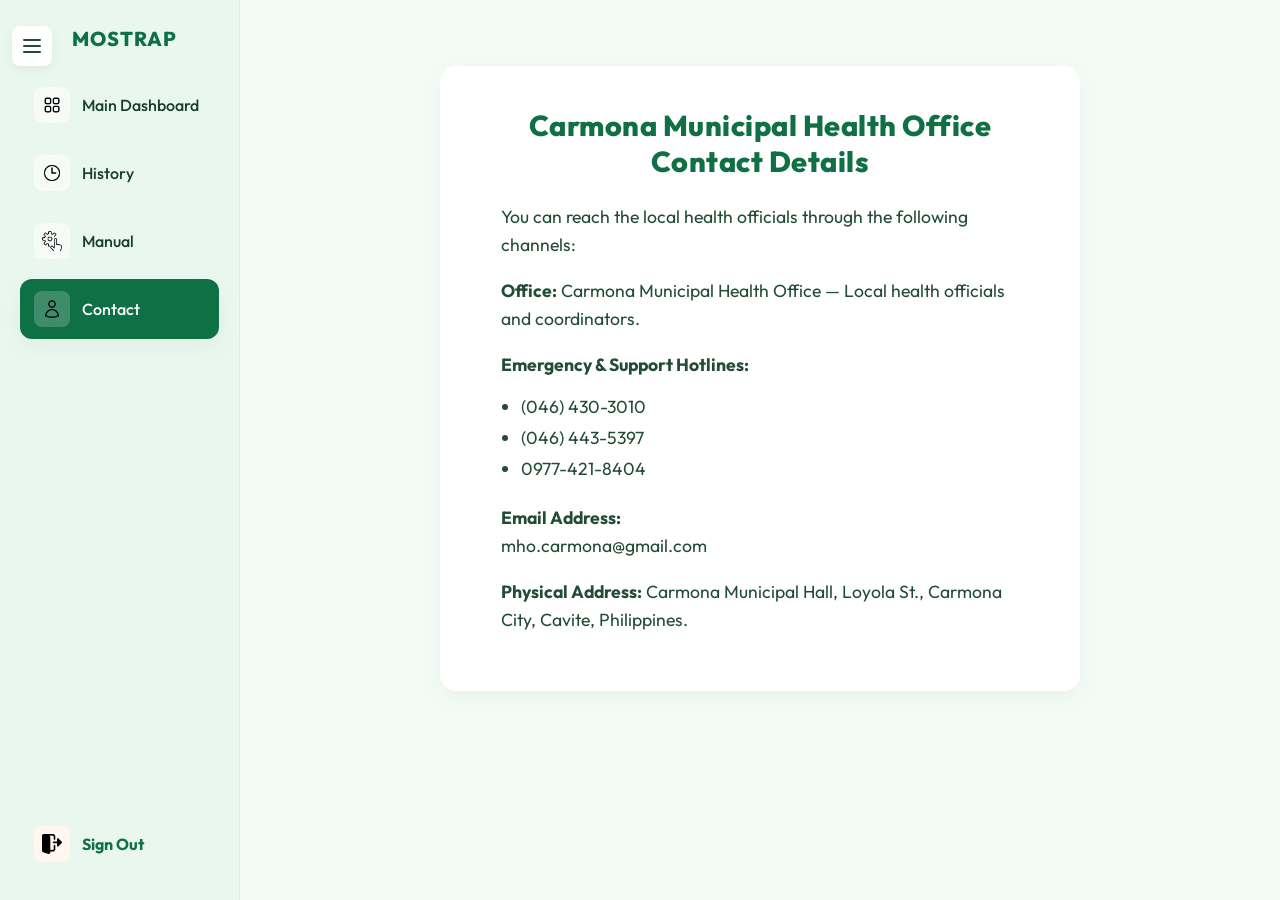
<file: contact.html>
<!DOCTYPE html>
<html lang="en">

<head>
    <meta charset="UTF-8">
    <meta name="viewport" content="width=device-width, initial-scale=1.0">
    <title>Contact - MOSTRAP</title>
    <link rel="stylesheet" href="dashboard.css">
    <link rel="stylesheet" href="contact.css">
</head>

<body>
    <div class="container">
        <!-- MOBILE SIDEBAR OVERLAY -->
        <div class="sidebar-overlay" id="sidebarOverlay"></div>

        <button class="hamburger" id="hamburger" aria-label="Toggle menu" aria-expanded="false">
            <span></span>
            <span></span>
            <span></span>
        </button>

        <div class="sidebar" id="sidebar">
            <div class="sidebar-header">
                <h3>MOSTRAP</h3>
            </div>
            <div class="nav-item" id="navDashboard"><img src="icon/dashboard.png" alt="home" class="nav-icon"> Main
                Dashboard</div>
            <div class="nav-item" id="navHistory"><img src="icon/history.png" alt="history" class="nav-icon"> History
            </div>
            <div class="nav-item" id="navManual"><img src="icon/settings.png" alt="manual" class="nav-icon"> Manual
            </div>
            <div class="nav-item active" id="navContact"><img src="icon/contact.png" alt="contact" class="nav-icon">
                Contact</div>

            <div class="signout" id="signoutBtn"><img src="icon/logout.png" alt="logout" class="nav-icon"> Sign Out
            </div>
        </div>
        <div class="main">
            <div class="contact-details">
                <h3 class="contact-heading">Carmona Municipal Health Office<br>Contact Details</h3>
                <p>You can reach the local health officials through the following channels:</p>
                <p><strong>Office:</strong> Carmona Municipal Health Office — Local health officials and coordinators.
                </p>
                <p><strong>Emergency & Support Hotlines:</strong></p>
                <ul>
                    <li>(046) 430-3010</li>
                    <li>(046) 443-5397</li>
                    <li>0977-421-8404</li>
                </ul>
                <p><strong>Email Address:</strong><br>mho.carmona@gmail.com</p>
                <p><strong>Physical Address:</strong> Carmona Municipal Hall, Loyola St., Carmona City, Cavite,
                    Philippines.
                </p>
            </div>
        </div>
    </div>
    </div>
    <script src="contact.js"></script>
</body>

</html>
</file>
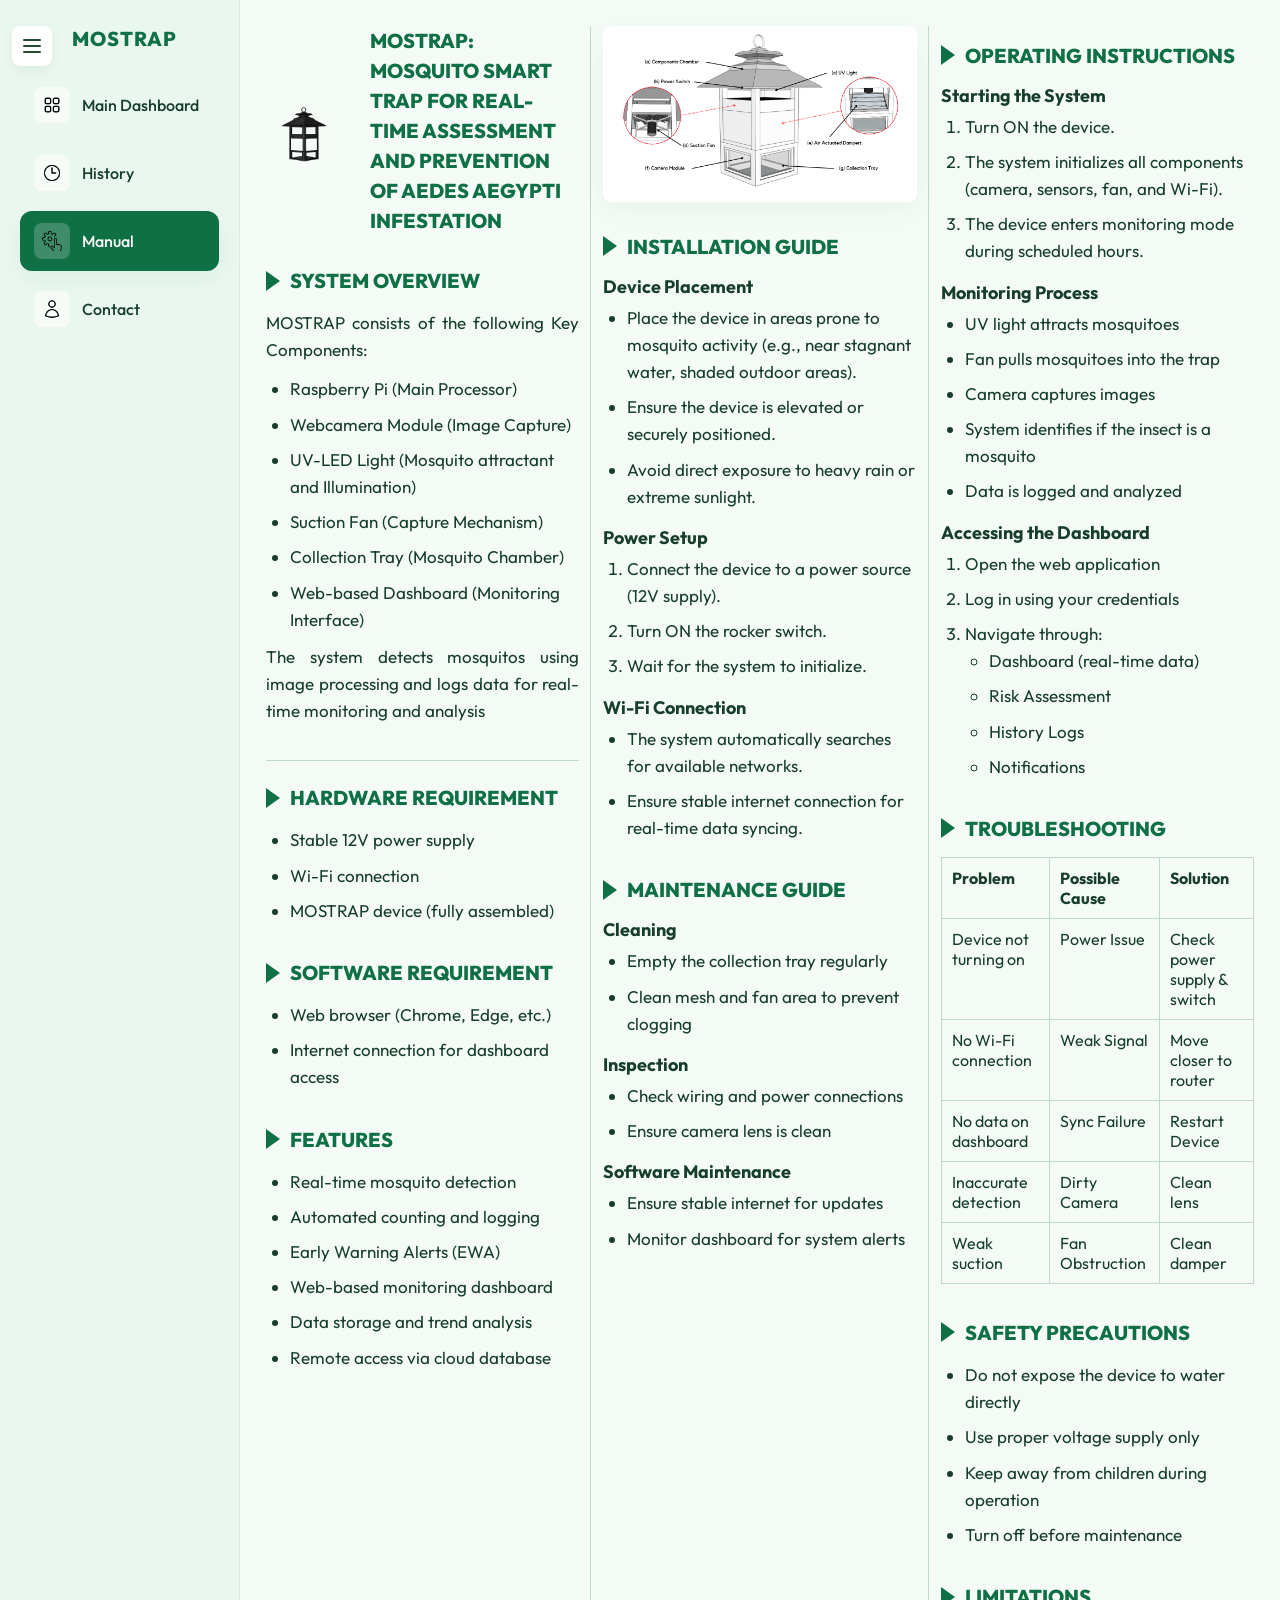
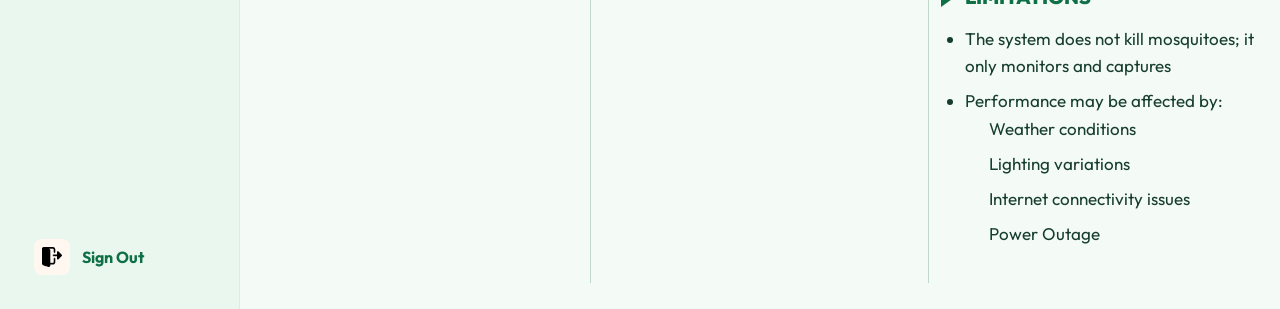
<file: manual.html>
<!DOCTYPE html>
<html lang="en">

<head>
  <meta charset="UTF-8" />
  <meta name="viewport" content="width=device-width, initial-scale=1.0" />
  <title>MOSTRAP Manual</title>
  <link rel="stylesheet" href="manual.css" />
</head>

<body>

  <div class="container">
    <!-- MOBILE SIDEBAR OVERLAY -->
    <div class="sidebar-overlay" id="sidebarOverlay"></div>

    <!-- SIDEBAR -->
    <button class="hamburger" id="hamburger" aria-label="Toggle menu" aria-expanded="false">
      <span></span>
      <span></span>
      <span></span>
    </button>

    <div class="sidebar" id="sidebar">
      <div class="sidebar-header">
        <h3>MOSTRAP</h3>
      </div>
      <div id="navDashboard" class="nav-item"><img src="icon/dashboard.png" alt="home" class="nav-icon"> Main
        Dashboard</div>
      <div id="navHistory" class="nav-item"><img src="icon/history.png" alt="history" class="nav-icon"> History</div>
      <div class="nav-item active"><img src="icon/settings.png" alt="manual" class="nav-icon"> Manual</div>
      <div id="navContact" class="nav-item"><img src="icon/contact.png" alt="contact" class="nav-icon"> Contact
      </div>

      <div class="signout" id="signoutBtn"><img src="icon/logout.png" alt="logout" class="nav-icon"> Sign Out</div>
    </div>

    <!-- MAIN CONTENT -->
    <div class="main">

      <!-- MANUAL INFOGRAPHIC -->
      <div class="manual-infographic">
        <div class="column col-left">
          <div class="manual-header">
            <img src="icon/ChatGPT_Image_Jan_30__2026__05_15_22_PM-removebg-preview.png" alt="Logo" class="logo-img">
            <h1>MOSTRAP: MOSQUITO SMART TRAP FOR REAL-TIME ASSESSMENT AND PREVENTION OF AEDES AEGYPTI INFESTATION</h1>
          </div>

          <div class="section">
            <h2 class="section-title"><span class="triangle"></span> SYSTEM OVERVIEW</h2>
            <p>MOSTRAP consists of the following Key Components:</p>
            <ul>
              <li>Raspberry Pi (Main Processor)</li>
              <li>Webcamera Module (Image Capture)</li>
              <li>UV-LED Light (Mosquito attractant and Illumination)</li>
              <li>Suction Fan (Capture Mechanism)</li>
              <li>Collection Tray (Mosquito Chamber)</li>
              <li>Web-based Dashboard (Monitoring Interface)</li>
            </ul>
            <p style="margin-top: 10px;">The system detects mosquitos using image processing and logs data for real-time
              monitoring and analysis</p>
          </div>

          <hr class="divider">

          <div class="section">
            <h2 class="section-title"><span class="triangle"></span> HARDWARE REQUIREMENT</h2>
            <ul>
              <li>Stable 12V power supply</li>
              <li>Wi-Fi connection</li>
              <li>MOSTRAP device (fully assembled)</li>
            </ul>
          </div>

          <div class="section">
            <h2 class="section-title"><span class="triangle"></span> SOFTWARE REQUIREMENT</h2>
            <ul>
              <li>Web browser (Chrome, Edge, etc.)</li>
              <li>Internet connection for dashboard access</li>
            </ul>
          </div>

          <div class="section">
            <h2 class="section-title"><span class="triangle"></span> FEATURES</h2>
            <ul>
              <li>Real-time mosquito detection</li>
              <li>Automated counting and logging</li>
              <li>Early Warning Alerts (EWA)</li>
              <li>Web-based monitoring dashboard</li>
              <li>Data storage and trend analysis</li>
              <li>Remote access via cloud database</li>
            </ul>
          </div>
        </div>

        <div class="column col-middle">
          <div class="diagram-placeholder">
            <div class="diagram-box" style="aspect-ratio: auto; border: none; background: transparent;">
              <img src="icon/Prototype.png" alt="Device Components Diagram"
                style="width: 100%; height: auto; border-radius: 8px;">
            </div>
          </div>

          <div class="section">
            <h2 class="section-title"><span class="triangle"></span> INSTALLATION GUIDE</h2>
            <h3>Device Placement</h3>
            <ul>
              <li>Place the device in areas prone to mosquito activity (e.g., near stagnant water, shaded outdoor
                areas).</li>
              <li>Ensure the device is elevated or securely positioned.</li>
              <li>Avoid direct exposure to heavy rain or extreme sunlight.</li>
            </ul>
            <h3>Power Setup</h3>
            <ol>
              <li>Connect the device to a power source (12V supply).</li>
              <li>Turn ON the rocker switch.</li>
              <li>Wait for the system to initialize.</li>
            </ol>
            <h3>Wi-Fi Connection</h3>
            <ul>
              <li>The system automatically searches for available networks.</li>
              <li>Ensure stable internet connection for real-time data syncing.</li>
            </ul>
          </div>

          <div class="section">
            <h2 class="section-title"><span class="triangle"></span> MAINTENANCE GUIDE</h2>
            <h3>Cleaning</h3>
            <ul>
              <li>Empty the collection tray regularly</li>
              <li>Clean mesh and fan area to prevent clogging</li>
            </ul>
            <h3>Inspection</h3>
            <ul>
              <li>Check wiring and power connections</li>
              <li>Ensure camera lens is clean</li>
            </ul>
            <h3>Software Maintenance</h3>
            <ul>
              <li>Ensure stable internet for updates</li>
              <li>Monitor dashboard for system alerts</li>
            </ul>
          </div>
        </div>

        <div class="column col-right">
          <div class="section">
            <h2 class="section-title"><span class="triangle"></span> OPERATING INSTRUCTIONS</h2>
            <h3>Starting the System</h3>
            <ol>
              <li>Turn ON the device.</li>
              <li>The system initializes all components (camera, sensors, fan, and Wi-Fi).</li>
              <li>The device enters monitoring mode during scheduled hours.</li>
            </ol>
            <h3>Monitoring Process</h3>
            <ul>
              <li>UV light attracts mosquitoes</li>
              <li>Fan pulls mosquitoes into the trap</li>
              <li>Camera captures images</li>
              <li>System identifies if the insect is a mosquito</li>
              <li>Data is logged and analyzed</li>
            </ul>
            <h3>Accessing the Dashboard</h3>
            <ol>
              <li>Open the web application</li>
              <li>Log in using your credentials</li>
              <li>Navigate through:
                <ul class="sub-list">
                  <li>Dashboard (real-time data)</li>
                  <li>Risk Assessment</li>
                  <li>History Logs</li>
                  <li>Notifications</li>
                </ul>
              </li>
            </ol>
          </div>

          <div class="section">
            <h2 class="section-title"><span class="triangle"></span> TROUBLESHOOTING</h2>
            <table class="trouble-table">
              <tr>
                <th>Problem</th>
                <th>Possible Cause</th>
                <th>Solution</th>
              </tr>
              <tr>
                <td>Device not turning on</td>
                <td>Power Issue</td>
                <td>Check power supply & switch</td>
              </tr>
              <tr>
                <td>No Wi-Fi connection</td>
                <td>Weak Signal</td>
                <td>Move closer to router</td>
              </tr>
              <tr>
                <td>No data on dashboard</td>
                <td>Sync Failure</td>
                <td>Restart Device</td>
              </tr>
              <tr>
                <td>Inaccurate detection</td>
                <td>Dirty Camera</td>
                <td>Clean lens</td>
              </tr>
              <tr>
                <td>Weak suction</td>
                <td>Fan Obstruction</td>
                <td>Clean damper</td>
              </tr>
            </table>
          </div>

          <div class="section">
            <h2 class="section-title"><span class="triangle"></span> SAFETY PRECAUTIONS</h2>
            <ul>
              <li>Do not expose the device to water directly</li>
              <li>Use proper voltage supply only</li>
              <li>Keep away from children during operation</li>
              <li>Turn off before maintenance</li>
            </ul>
          </div>

          <div class="section">
            <h2 class="section-title"><span class="triangle"></span> LIMITATIONS</h2>
            <ul>
              <li>The system does not kill mosquitoes; it only monitors and captures</li>
              <li>Performance may be affected by:
                <ul class="sub-list-none">
                  <li>Weather conditions</li>
                  <li>Lighting variations</li>
                  <li>Internet connectivity issues</li>
                  <li>Power Outage</li>
                </ul>
              </li>
            </ul>
          </div>
        </div>
      </div>

    </div>
  </div>

  <script src="manual.js"></script>
</body>

</html>
</file>
<file: dashboard.css>
@import url('https://fonts.googleapis.com/css2?family=Outfit:wght@300;400;500;600;700;800&display=swap');

:root {
  --bg-color: #f4fbf6;
  --sidebar-bg: #eaf7ef;
  --card-bg: #ffffff;
  --text-primary: #163d2e;
  --text-secondary: #234c37;
  --accent-color: #0f6f45;
  --accent-light: rgba(15, 111, 69, 0.08);
  --shadow-sm: 0 4px 12px rgba(18,52,38,0.06);
  --shadow-md: 0 8px 24px rgba(15, 111, 69, 0.06);
  --shadow-hover: 0 16px 32px rgba(15, 111, 69, 0.12);
  --transition: all 0.3s cubic-bezier(0.25, 0.8, 0.25, 1);
  --radius-sm: 8px;
  --radius-md: 12px;
  --radius-lg: 16px;
}

* {
  box-sizing: border-box;
  font-family: 'Outfit', system-ui, -apple-system, 'Segoe UI', Roboto, 'Helvetica Neue', Arial, sans-serif;
}

body {
  margin: 0;
  background: var(--bg-color);
  color: var(--text-primary);
}

/* LAYOUT */
.container {
  display: flex;
  min-height: 100vh;
  position: relative;
}

/* SIDEBAR */
.sidebar {
  width: 240px;
  background: var(--sidebar-bg);
  border-right: 1px solid rgba(22,61,46,0.06);
  padding: 26px 20px;
  position: relative;
  color: var(--text-primary);
  display: flex;
  flex-direction: column;
  z-index: 100;
}

.sidebar-header {
  display: flex;
  align-items: center;
  justify-content: space-between;
  margin-bottom: 24px;
}

.sidebar h3 {
  margin: 0;
  color: var(--accent-color);
  font-weight: 800;
  font-size: 20px;
  letter-spacing: 1px;
  padding-left: 52px; /* prevent overlap with hamburger button */
}

.hamburger {
  display: flex;
  flex-direction: column;
  background: #ffffff;
  border: none;
  cursor: pointer;
  padding: 6px;
  width: 40px;
  height: 40px;
  border-radius: 8px;
  box-shadow: 0 4px 12px rgba(18,52,38,0.06);
  align-items: center;
  justify-content: center;
  position: absolute;
  left: 12px;
  top: 26px;
  z-index: 1100;
  transition: left 0.18s ease;
}

.hamburger span {
  width: 18px;
  height: 2px;
  background: #234c37;
  margin: 2px 0;
  border-radius: 2px;
  transition: all 0.2s ease;
}

.hamburger.active span:nth-child(1) { transform: rotate(45deg) translate(3px, 3px); }
.hamburger.active span:nth-child(2) { opacity: 0; }
.hamburger.active span:nth-child(3) { transform: rotate(-45deg) translate(3px, -3px); }

/* Sidebar slide transition */
.sidebar {
  transition: transform 0.22s cubic-bezier(.4,0,.2,1), margin-left 0.22s cubic-bezier(.4,0,.2,1);
}

/* Mobile overlay backdrop */
.sidebar-overlay {
  display: none;
  position: fixed;
  inset: 0;
  background: rgba(0,0,0,0.35);
  z-index: 998;
}

@media (max-width: 900px) {
  .sidebar-overlay.active {
    display: block;
  }
  
  .sidebar { position: fixed; left: 0; top: 0; bottom: 0; transform: translateX(-110%); z-index: 999; }
  .sidebar.open { transform: translateX(0); box-shadow: 0 20px 40px rgba(18,52,38,0.08); }

  /* Fix hamburger so it's always visible and tappable on mobile */
  .hamburger {
    position: fixed;
    left: 14px;
    top: 14px;
    z-index: 1200;
    width: 44px;
    height: 44px;
    box-shadow: 0 4px 16px rgba(18,52,38,0.14);
  }
}

/* Desktop collapse handling via container class */
.container.sidebar-collapsed .sidebar {
  transform: translateX(-110%);
  margin-left: -240px; /* pull layout space exactly the width */
}

.container.sidebar-collapsed .hamburger {
  left: 12px;
}

.nav-item {
  padding: 12px 14px;
  cursor: pointer;
  border-radius: var(--radius-md);
  color: var(--text-primary);
  transition: var(--transition);
  display: flex;
  align-items: center;
  gap: 12px;
  margin-bottom: 8px;
  font-weight: 500;
}

.nav-icon {
  width: 36px;
  height: 36px;
  padding: 8px;
  border-radius: var(--radius-sm);
  background: rgba(255, 255, 255, 0.6);
  display: inline-flex;
  align-items: center;
  justify-content: center;
  transition: var(--transition);
}

.nav-item:hover { 
  background: var(--accent-light); 
  transform: translateX(4px);
}
.nav-item:hover .nav-icon {
  background: #fff;
  box-shadow: var(--shadow-sm);
}
.nav-item.active { 
  background: var(--accent-color); 
  color: #fff;
  box-shadow: var(--shadow-md);
}
.nav-item.active .nav-icon {
  background: rgba(255,255,255,0.2);
}

.signout {
  margin-top: auto;
  padding: 12px 14px;
  font-weight: 700;
  cursor: pointer;
  color: var(--accent-color);
  display: flex;
  align-items: center;
  gap: 12px;
  transition: var(--transition);
  border-radius: var(--radius-md);
}

.signout:hover {
  background: #ffefef;
  color: #d93838;
}

.signout .nav-icon { width: 36px; height: 36px; padding: 8px; border-radius: var(--radius-sm); background: #fff7f0; transition: var(--transition); }
.signout:hover .nav-icon { background: #ffe0e0; }

/* MAIN CONTENT */
.main {
  flex: 1;
  padding: 26px;
  background: transparent;
}

/* TOP BAR */
.top-bar {
  display: flex;
  justify-content: space-between;
  align-items: center;
  background: transparent;
  padding: 8px 18px;
  margin-bottom: 18px;
}

.status { font-weight: 700; color: #234c37; }

/* GRID */
.grid { display: grid; grid-template-columns: 1fr 1fr; gap: 20px; }

.card {
  background: var(--card-bg);
  border-radius: var(--radius-lg);
  padding: 24px;
  color: var(--text-primary);
  box-shadow: var(--shadow-md);
  transition: var(--transition);
  border: 1px solid rgba(255, 255, 255, 0.4);
}

.card:hover {
  transform: translateY(-4px);
  box-shadow: var(--shadow-hover);
}

.card h2 { margin-top: 0; color: var(--accent-color); font-size: 18px; font-weight: 700; letter-spacing: 0.5px; }

/* MOSQUITO COUNT */
.count-box { display: flex; align-items: center; gap: 20px; margin-top: 18px; }

.count {
  border-radius: var(--radius-md);
  padding: 18px;
  font-size: 42px;
  width: 90px;
  text-align: center;
  color: var(--accent-color);
  background: var(--bg-color);
  font-weight: 800;
  box-shadow: inset 0 2px 6px rgba(0,0,0,0.02);
}

.safe { border-radius: var(--radius-md); border: 1px solid #dff6e6; padding: 14px 30px; font-size: 18px; font-weight: 700; color: var(--accent-color); background: var(--card-bg); box-shadow: var(--shadow-sm); }

/* RISK */
.risk { margin-top: 20px; background: transparent; padding: 20px 0; }

.risk-grid { display: grid; grid-template-columns: 1fr 1fr; gap: 20px; margin-top: 10px; }

.risk-box { border: 1px solid rgba(18,52,38,0.06); padding: 24px; background: var(--card-bg); border-radius: var(--radius-md); box-shadow: var(--shadow-sm); transition: var(--transition); }
.risk-box:hover { transform: translateY(-2px); box-shadow: var(--shadow-md); }

.risk-box h3 { color: var(--accent-color); margin-top: 0; font-size: 14px; letter-spacing: 0.5px; font-weight: 700; }

.risk-box p, .risk-box ul, .risk-box li { color: var(--text-secondary); line-height: 1.6; }

.arrow { font-size: 24px; color: var(--text-secondary); font-weight: 600; }

/* CHART */
canvas { width: 100%; height: 200px; }

/* ===== MOBILE RESPONSIVE ===== */
@media (max-width: 768px) {
  /* Stack main content full width since sidebar is hidden */
  .main {
    padding: 70px 16px 16px 16px; /* top padding for hamburger button */
  }

  /* Cards stack into single column */
  .grid {
    grid-template-columns: 1fr;
    gap: 14px;
  }

  .risk-grid {
    grid-template-columns: 1fr;
    gap: 14px;
  }

  /* Shrink count box for small screens */
  .count {
    font-size: 28px;
    width: 70px;
    padding: 14px;
  }

  .safe {
    padding: 10px 18px;
    font-size: 15px;
  }

  /* Top bar adjustments */
  .top-bar {
    padding: 8px 10px;
  }

  /* Risk section */
  .risk {
    padding: 10px 0;
  }

  /* Canvas chart height */
  canvas {
    height: 160px;
  }
}
</file>
<file: contact.css>
/* contact.css */

.contact-details {
    background: var(--card-bg);
    border-radius: var(--radius-lg);
    box-shadow: var(--shadow-md);
    padding: 40px 60px;
    min-width: 320px;
    max-width: 640px;
    font-size: 1.1rem;
    color: var(--text-primary);
    margin: 40px auto 0 auto;
    display: block;
    border: 1px solid rgba(255, 255, 255, 0.4);
    transition: var(--transition);
}

.contact-details:hover {
    box-shadow: var(--shadow-hover);
    transform: translateY(-4px);
}

.contact-details h3,
.contact-heading {
    margin-top: 0;
    margin-bottom: 24px;
    font-size: 1.8rem;
    color: var(--accent-color);
    text-align: center;
    font-weight: 800;
    letter-spacing: 0.5px;
}

.contact-details p {
    color: var(--text-secondary);
    line-height: 1.6;
    margin-bottom: 16px;
}

.contact-details ul {
    padding-left: 20px;
    margin: 8px 0 24px 0;
    color: var(--text-secondary);
}

.contact-details li {
    margin-bottom: 8px;
}
</file>
<file: manual.css>
@import url('https://fonts.googleapis.com/css2?family=Outfit:wght@300;400;500;600;700;800&display=swap');

:root {
  --bg-color: #f4fbf6;
  --sidebar-bg: #eaf7ef;
  --card-bg: #ffffff;
  --text-primary: #163d2e;
  --text-secondary: #234c37;
  --accent-color: #0f6f45;
  --accent-light: rgba(15, 111, 69, 0.08);
  --shadow-sm: 0 4px 12px rgba(18,52,38,0.06);
  --shadow-md: 0 8px 24px rgba(15, 111, 69, 0.06);
  --shadow-hover: 0 16px 32px rgba(15, 111, 69, 0.12);
  --transition: all 0.3s cubic-bezier(0.25, 0.8, 0.25, 1);
  --radius-sm: 8px;
  --radius-md: 12px;
  --radius-lg: 16px;
}

* {
  box-sizing: border-box;
  font-family: 'Outfit', system-ui, -apple-system, sans-serif;
}

body {
  margin: 0;
  background: var(--bg-color);
  color: var(--text-primary);
}

/* LAYOUT */
.container {
  display: flex;
  min-height: 100vh;
  position: relative;
}

/* SIDEBAR */
.sidebar {
  width: 240px;
  background: var(--sidebar-bg);
  border-right: 1px solid rgba(22, 61, 46, 0.06);
  padding: 26px 20px;
  position: relative;
  color: var(--text-primary);
  display: flex;
  flex-direction: column;
  z-index: 100;
}

.sidebar-header {
  display: flex;
  align-items: center;
  justify-content: space-between;
  margin-bottom: 24px;
}

.sidebar h3 {
  margin: 0;
  color: var(--accent-color);
  font-weight: 800;
  font-size: 20px;
  letter-spacing: 1px;
  padding-left: 52px;
}

.hamburger {
  display: flex;
  flex-direction: column;
  background: #ffffff;
  border: none;
  cursor: pointer;
  padding: 6px;
  width: 40px;
  height: 40px;
  border-radius: 8px;
  box-shadow: 0 4px 12px rgba(18, 52, 38, 0.06);
  align-items: center;
  justify-content: center;
  position: absolute;
  left: 12px;
  /* left side of the dashboard */
  top: 26px;
  /* align with sidebar padding so it doesn't overlap heading */
  z-index: 1100;
  transition: left 0.18s ease;
}

.hamburger span {
  width: 18px;
  height: 2px;
  background: #234c37;
  margin: 2px 0;
  border-radius: 2px;
}

.hamburger.active span:nth-child(1) {
  transform: rotate(45deg) translate(3px, 3px);
}

.hamburger.active span:nth-child(2) {
  opacity: 0;
}

.hamburger.active span:nth-child(3) {
  transform: rotate(-45deg) translate(3px, -3px);
}

@media (max-width: 900px) {
  .sidebar {
    position: fixed;
    left: 0;
    top: 0;
    bottom: 0;
    transform: translateX(-110%);
    z-index: 999;
  }

  .sidebar.open {
    transform: translateX(0);
    box-shadow: 0 20px 40px rgba(18, 52, 38, 0.08);
  }

  .hamburger {
    position: fixed;
    left: 14px;
    top: 14px;
    z-index: 1200;
    width: 44px;
    height: 44px;
    box-shadow: 0 4px 16px rgba(18, 52, 38, 0.14);
  }

  .main {
    padding: 70px 16px 16px 16px;
  }

  .grid {
    grid-template-columns: 1fr;
  }
}

/* Mobile overlay backdrop */
.sidebar-overlay {
  display: none;
  position: fixed;
  inset: 0;
  background: rgba(0, 0, 0, 0.35);
  z-index: 998;
}

@media (max-width: 900px) {
  .sidebar-overlay.active {
    display: block;
  }
}

/* Sidebar slide transition */
.sidebar {
  transition: transform 0.22s cubic-bezier(.4, 0, .2, 1), margin-left 0.22s cubic-bezier(.4, 0, .2, 1);
}


/* Desktop collapse handling via container class */
.container.sidebar-collapsed .sidebar {
  transform: translateX(-110%);
  margin-left: -240px;
  /* pull layout space exactly the width */
}

.container.sidebar-collapsed .hamburger {
  left: 12px;
}

.nav-item {
  padding: 12px 14px;
  cursor: pointer;
  border-radius: var(--radius-md);
  color: var(--text-primary);
  transition: var(--transition);
  display: flex;
  align-items: center;
  gap: 12px;
  margin-bottom: 8px;
  font-weight: 500;
}

.nav-icon {
  width: 36px;
  height: 36px;
  padding: 8px;
  border-radius: var(--radius-sm);
  background: rgba(255, 255, 255, 0.6);
  display: inline-flex;
  align-items: center;
  justify-content: center;
  transition: var(--transition);
}

.nav-item:hover {
  background: var(--accent-light);
  transform: translateX(4px);
}

.nav-item:hover .nav-icon {
  background: #fff;
  box-shadow: var(--shadow-sm);
}

.nav-item.active {
  background: var(--accent-color);
  color: #fff;
  border-radius: var(--radius-md);
  box-shadow: var(--shadow-md);
}

.nav-item.active .nav-icon {
  background: rgba(255,255,255,0.2);
}

.signout {
  position: absolute;
  bottom: 22px;
  left: 20px;
  padding: 12px 14px;
  font-weight: 700;
  cursor: pointer;
  color: var(--accent-color);
  display: flex;
  align-items: center;
  gap: 12px;
  transition: var(--transition);
  border-radius: var(--radius-md);
}

.signout:hover {
  background: #ffefef;
  color: #d93838;
}

.signout .nav-icon {
  width: 36px;
  height: 36px;
  padding: 8px;
  border-radius: var(--radius-sm);
  background: #fff7f0;
  transition: var(--transition);
}

.signout:hover .nav-icon {
  background: #ffe0e0;
}

/* MAIN CONTENT */
.main {
  flex: 1;
  padding: 26px;
  background: transparent;
}

/* TOP BAR */
.top-bar {
  display: flex;
  justify-content: space-between;
  align-items: center;
  background: transparent;
  padding: 8px 18px;
  margin-bottom: 18px;
}

.status {
  font-weight: 700;
  color: #234c37;
}

/* INFOGRAPHIC LAYOUT */
.manual-infographic {
  display: grid;
  grid-template-columns: 1fr 1fr 1fr;
  gap: 24px;
  background: transparent;
  color: #163d2e;
}

.manual-infographic .column {
  position: relative;
}

@media (min-width: 1201px) {
  .manual-infographic .column:nth-child(1)::after,
  .manual-infographic .column:nth-child(2)::after {
    content: "";
    position: absolute;
    top: 0;
    bottom: 0;
    right: -12px;
    width: 1px;
    background-color: #c0d8ca;
  }
}

@media (max-width: 1200px) {
  .manual-infographic {
    grid-template-columns: 1fr 1fr;
  }

  .manual-infographic .column:nth-child(odd):not(:last-child)::after {
    content: "";
    position: absolute;
    top: 0;
    bottom: 0;
    right: -12px;
    width: 1px;
    background-color: #c0d8ca;
  }
}

@media (max-width: 800px) {
  .manual-infographic {
    grid-template-columns: 1fr;
  }

  .manual-infographic .column::after {
    display: none !important;
  }
}

.manual-header {
  display: flex;
  align-items: center;
  gap: 24px;
  margin-bottom: 32px;
}

.logo-img {
  width: 80px;
  height: auto;
  flex-shrink: 0;
}

.manual-header h1 {
  font-size: 20px;
  color: var(--accent-color);
  margin: 0;
  line-height: 1.5;
  text-transform: uppercase;
  font-weight: 800;
}

.divider {
  border: 0;
  border-top: 1px solid #c0d8ca;
  margin: 24px 0;
}

.section {
  margin-bottom: 36px;
}

.section-title {
  display: flex;
  align-items: center;
  font-size: 20px;
  color: var(--accent-color);
  text-transform: uppercase;
  margin-bottom: 16px;
  font-weight: 800;
}

.triangle {
  width: 0;
  height: 0;
  border-top: 10px solid transparent;
  border-bottom: 10px solid transparent;
  border-left: 14px solid var(--accent-color);
  margin-right: 10px;
}

.section h3 {
  font-size: 18px;
  font-weight: 700;
  margin: 16px 0 6px 0;
  color: #163d2e;
}

.section p {
  font-size: 17px;
  margin: 0 0 12px 0;
  line-height: 1.6;
  text-align: justify;
}

.section ul,
.section ol {
  margin: 0;
  padding-left: 24px;
  font-size: 17px;
  line-height: 1.6;
}

.section li {
  margin-bottom: 8px;
}

.sub-list {
  list-style-type: circle;
  padding-left: 16px;
  margin-top: 6px;
}

.sub-list-none {
  list-style-type: none;
  padding-left: 16px;
  margin-top: 6px;
}

.diagram-placeholder {
  margin-bottom: 32px;
}

.diagram-box {
  width: 100%;
  aspect-ratio: 4/3;
  border: 1px solid rgba(255, 255, 255, 0.4);
  border-radius: var(--radius-lg);
  display: flex;
  align-items: center;
  justify-content: center;
  background: var(--card-bg);
  box-shadow: var(--shadow-md);
  transition: var(--transition);
}
.diagram-box:hover {
  transform: translateY(-4px);
  box-shadow: var(--shadow-hover);
}

.trouble-table {
  width: 100%;
  border-collapse: collapse;
  font-size: 16px;
  margin-top: 12px;
}

.trouble-table th,
.trouble-table td {
  text-align: left;
  padding: 10px;
  vertical-align: top;
  border: 1px solid #c0d8ca;
}

.trouble-table th {
  font-weight: 700;
}
</file>
